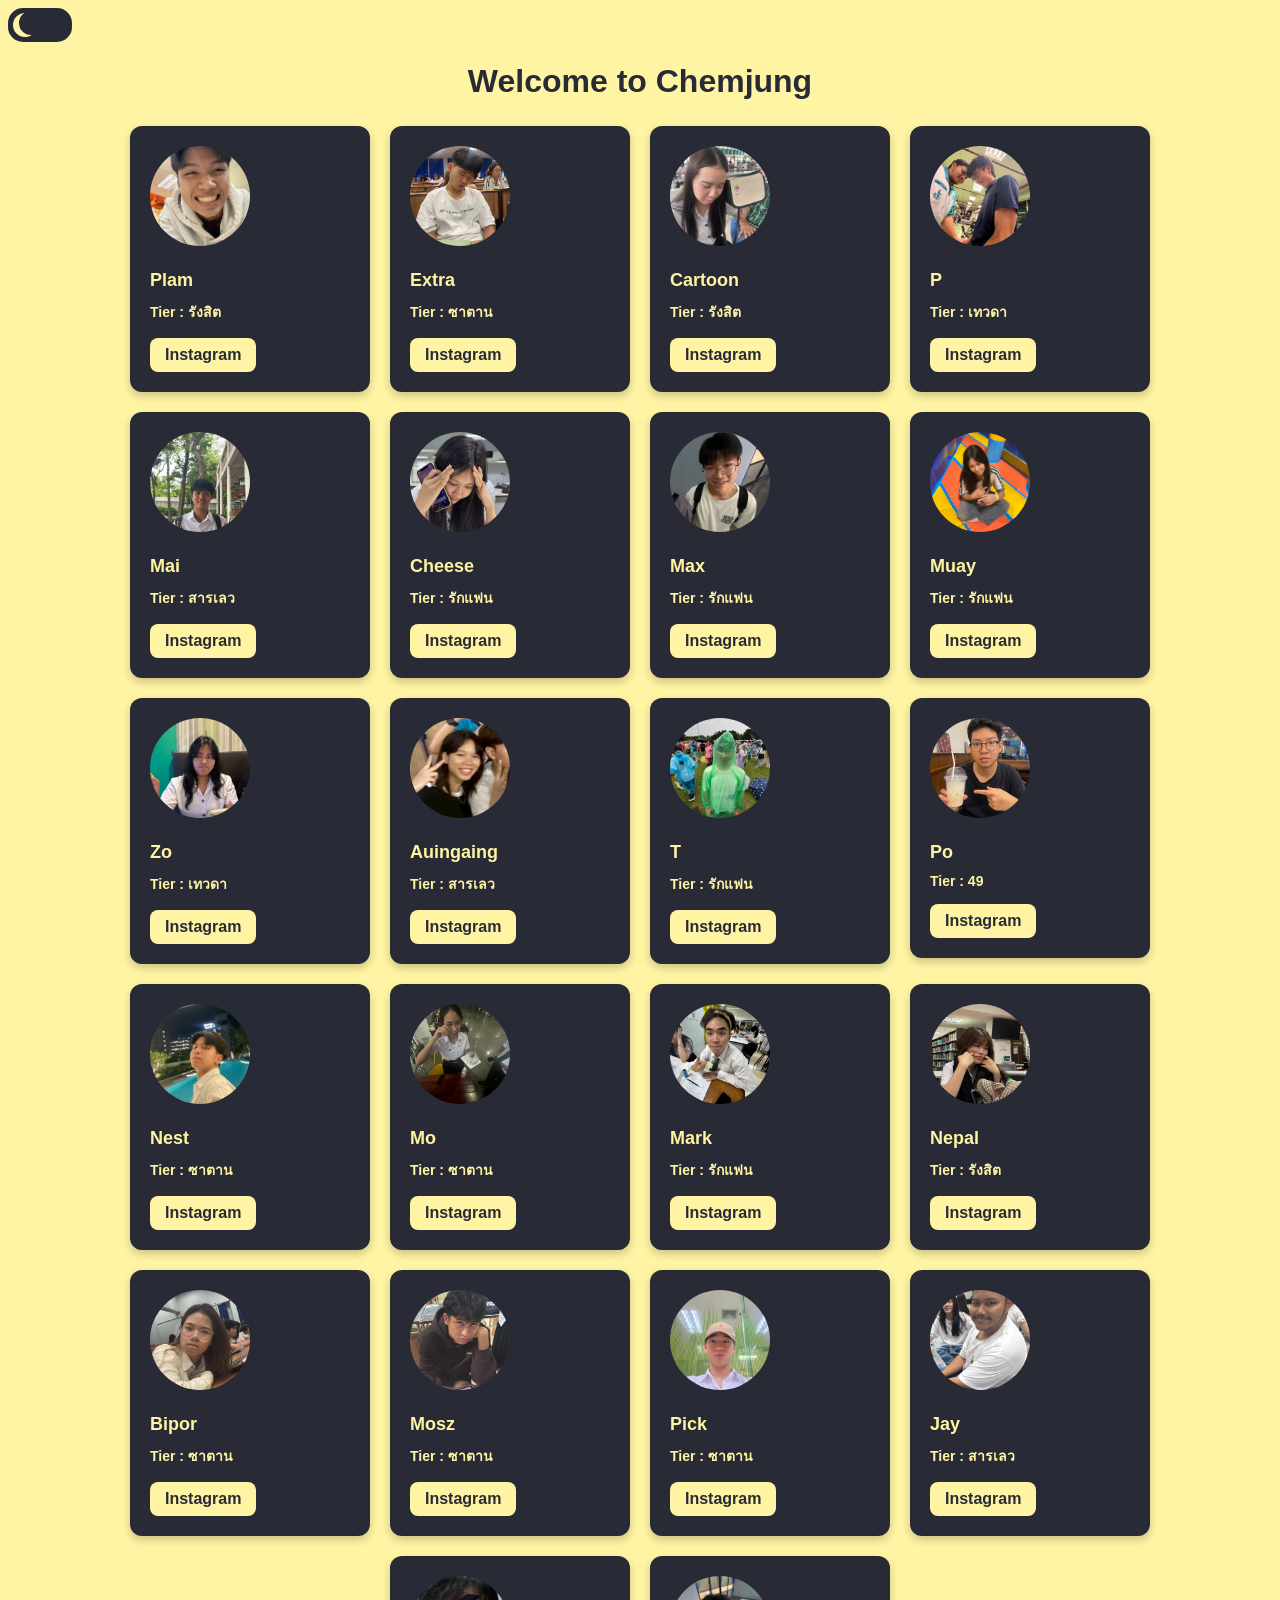
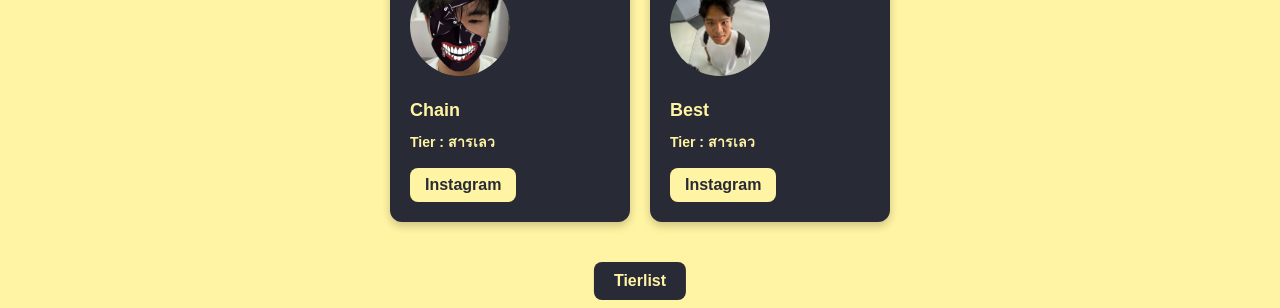
<file: index.html>
<!DOCTYPE html>
<html lang="en">
<head>
    <meta charset="UTF-8">
    <meta name="viewport" content="width=device-width, initial-scale=1.0">
    <link rel="stylesheet" href="style.css">
    <link rel="icon" href="image/ChatGPT Image 27 ก.ย. 2568 02_05_41.png" type="image/png">
    <title>Chemjung</title>
</head>
<body>
    <div class="toggle-switch">
      <label class="switch-label">
        <input type="checkbox" class="checkbox">
        <span class="slider"></span>
      </label>
    </div>  
    <h1>Welcome to Chemjung</h1>

    <div class="cards-container">

    <div class = "plam">
    <div class="card">
      <img src="image/550695722_1486906189122102_6187739204186160584_n.jpg" alt="Plam">
      <h2>Plam</h2>
      <h3>Tier : รังสิต</h3>
      <a href="https://www.instagram.com/p.plxx_s/" 
      target="_blank" 
      class="btn">
      Instagram</a>
    </div>

    </div>
    <div class = "extra">
    <div class= "card">
      <img src="image/550762666_1448495606266714_7710291736656280585_n.jpg" alt="Extra">
      <h2>Extra</h2>
      <h3>Tier : ซาตาน</h3>
      <a href="https://www.instagram.com/eeg_tarr/" 
      target="_blank" 
      class="btn">
      Instagram</a>
    </div>
    </div>

    <div class = "cartoon">
    <div class="card">
      <img src="image/552529802_1188410056444589_7235167908947075895_n.jpg" alt="Cartoon">
      <h2>Cartoon</h2>
      <h3>Tier : รังสิต</h3>
      <a href="https://www.instagram.com/silagullun/" 
      target="_blank" 
      class="btn">
      Instagram</a>
    </div>
    </div>

    <div class = "p">
    <div class="card">
      <img src="image/541953864_1845975066322380_7013487969278876199_n.jpg" alt="P">
      <h2>P</h2>
      <h3>Tier : เทวดา</h3>
      <a href="https://www.instagram.com/nachos_consumer/" 
      target="_blank" 
      class="btn">
      Instagram</a>
    </div>
    </div>

    <div class = "mai">
    <div class="card">
      <img src="image/552112524_2031519177592596_6744077515513022965_n.jpg" alt="Mai">
      <h2>Mai</h2>
      <h3>Tier : สารเลว</h3>
      <a href="https://www.instagram.com/pwtx_mz/" 
      target="_blank" 
      class="btn">
      Instagram</a>
    </div>
    </div>

    <div class = "cheese">
    <div class="card">
      <img src="image/551096772_759900466808291_1163952210546549973_n.jpg" alt="Cheese">
      <h2>Cheese</h2>
      <h3>Tier : รักแฟน</h3>
      <a href="https://www.instagram.com/cheesezukaa_/" 
      target="_blank" 
      class="btn">
      Instagram</a>
    </div>
    </div>

    <div class = "max">
    <div class="card">
      <img src="image/552234867_2378611452553322_208906095335434833_n.jpg" alt="Max">
      <h2>Max</h2>
      <h3>Tier : รักแฟน</h3>
      <a href="https://www.instagram.com/m.maxila/" 
      target="_blank" 
      class="btn">
      Instagram</a>
    </div>
    </div>

    <div class ="muay">
    <div class="card">
      <img src="image/551387882_1544155076964987_2353756142241665929_n.jpg" alt="Muay">
      <h2>Muay</h2>
      <h3>Tier : รักแฟน</h3>
      <a href="https://www.instagram.com/daisyy_tdm/" 
      target="_blank" 
      class="btn">
      Instagram</a>
    </div>
    </div>

    <div class ="zo">
    <div class="card">
      <img src="image/550805360_2264987470685904_6911339460600950288_n.jpg" alt="Zo">
      <h2>Zo</h2>
      <h3>Tier : เทวดา</h3>
      <a href="https://www.instagram.com/zo.oshn/" 
      target="_blank" 
      class="btn">
      Instagram</a>
    </div>
    </div>

    <div class = "auinging">
    <div class="card">
      <img src="image/550917205_849333614923668_3121050027956251434_n.jpg" alt="Auingaing">
      <h2>Auingaing</h2>
      <h3>Tier : สารเลว</h3>
      <a href="https://www.instagram.com/axngaix_pk/" 
      target="_blank" 
      class="btn">
      Instagram</a>
    </div>
    </div>

    <div class ="t">
    <div class="card">
      <img src="image/551121978_1310822913861028_9124318004731405958_n.jpg" alt="T">
      <h2>T</h2>
      <h3>Tier : รักแฟน</h3>
      <a href="https://www.instagram.com/t.teex._/" 
      target="_blank" 
      class="btn">
      Instagram</a>
    </div>
    </div>

    <div class ="po">
    <div class="card">
      <img src="image/536626240_772655185248749_1775698088654018768_n.jpg" alt="Po">
      <h2>Po</h2>
      <h3>Tier : 49</h3>
      <a href="https://www.instagram.com/kanpodpdp/" 
      target="_blank" 
      class="btn">
      Instagram</a>
    </div>
    </div>

    <div class = "nest">
    <div class="card">
      <img src="image/552006326_1823121211913039_6606196009635647741_n.jpg" alt="Nest">
      <h2>Nest</h2>
      <h3>Tier : ซาตาน</h3>
      <a href="https://www.instagram.com/nest_nnph/" 
      target="_blank" 
      class="btn">
      Instagram</a>
    </div>
    </div>

    <div class = "mo">
    <div class="card">
      <img src="image/551482351_1090787239480583_5502136697830411213_n.jpg" alt="Mo">
      <h2>Mo</h2>
      <h3>Tier : ซาตาน</h3>
      <a href="https://www.instagram.com/m.momo_mo/" 
      target="_blank" 
      class="btn">
      Instagram</a>
    </div>
    </div>

    <div class ="mark">
    <div class="card">
      <img src="image/552691434_1565772961054413_7889492919245873882_n.jpg" alt="Mark">
      <h2>Mark</h2>
      <h3>Tier : รักแฟน</h3>
      <a href="https://www.instagram.com/mxrk_wcp/" 
      target="_blank" 
      class="btn">
      Instagram</a>
    </div>
    </div>

    <div class = "nepal">
    <div class="card">
      <img src="image/552184372_1415749636157894_6730476767127291875_n.jpg" alt="Nepal">
      <h2>Nepal</h2>
      <h3>Tier : รังสิต</h3>
      <a href="https://www.instagram.com/n3.rvous.pxl/" 
      target="_blank" 
      class="btn">
      Instagram</a>
    </div>
    </div>

    <div class = "bipor">
    <div class="card">
      <img src="image/530611940_1099202231739772_8690202558534739678_n.jpg" alt="Bipor">
      <h2>Bipor</h2>
      <h3>Tier : ซาตาน</h3>
      <a href="https://www.instagram.com/bb_ppor/" 
      target="_blank" 
      class="btn">
      Instagram</a>
    </div>
    </div>

    <div class = "mosz">
    <div class="card">
      <img src="image/552370427_1439476194302682_3519371385184094998_n.jpg" alt="Mosz">
      <h2>Mosz</h2>
      <h3>Tier : ซาตาน</h3>
      <a href="https://www.instagram.com/nannapus/" 
      target="_blank" 
      class="btn">
      Instagram</a>
    </div>
    </div>

    <div class = "pick">
    <div class="card">
      <img src="image/552452605_1449401839681343_3258907700957952694_n.jpg" alt="Pick">
      <h2>Pick</h2>
      <h3>Tier : ซาตาน</h3>
      <a href="https://www.instagram.com/p.i.c.k.k.y/" 
      target="_blank" 
      class="btn">
      Instagram</a>
    </div>
    </div>

    <div class = "jay">
    <div class="card">
      <img src="image/551340101_4084931798491643_6823758839380399433_n.jpg" alt="Jay">
      <h2>Jay</h2>
      <h3>Tier : สารเลว</h3>
      <a href="https://www.instagram.com/im_jayjustj/" 
      target="_blank" 
      class="btn">
      Instagram</a>
    </div>
    </div>

    <div class ="chain">
    <div class="card">
      <img src="image/551222949_2000848624009225_414667180158243453_n.jpg" alt="Chain">
      <h2>Chain</h2>
      <h3>Tier : สารเลว</h3>
      <a href="https://www.instagram.com/fi1nt/" 
      target="_blank" 
      class="btn">
      Instagram</a>
    </div>
    </div>

    <div class = 'best'>
    <div class="card">
      <img src="image/552452600_1312877603812228_4672755308355190744_n.jpg" alt="Best">
      <h2>Best</h2>
      <h3>Tier : สารเลว</h3>
      <a href="https://www.instagram.com/ibestishere/" 
      target="_blank" 
      class="btn">
      Instagram</a>
    </div>
    </div>
  </div>
  <a 
  href="image/messageImage_1758471605159.jpg"
  target="_blank"
  class = "btn"
  id = "tierlist"
  >
  Tierlist
  </a>
    <script src = "script.js"></script>
</body>
</html>
</file>
<file: style.css>
body{
  background-color: #FFF4A3;
  color: #282A35;            
  font-family: Arial, sans-serif;
  flex-direction: column;
  transition: background 0.5s, color 0.5s;
}
h1{ 
  display: flex; 
  justify-content: center; /* Horizontal centering */ 
  align-items: center; /* Vertical centering */ 
  height: 5vh; /* Full viewport height */ 
}
div.button ,div.player{
  display: flex;
  justify-content: center;
  text-align: center;
  gap: 20px;
  margin-top: 20px;
}
.btn{
    display: inline-block;
    padding: 10px 20px;
    background-color: #282A35;
    color:#FFF4A3;
    text-decoration: none;
    border-radius: 8px;
    font-size: 16px;
    font-weight: bold;
    transition: background 0.3s;
}
.btn:hover{
  color:#282A35 ;
  background-color: #f9e07a;
  transition: background 0.3s, color 0.3s;
}
body.night {
  background-color: #282A35;
  color: #FFF4A3;
}

body.night .btn {
  background-color: #FFF4A3;
  color: #282A35;
}
body.night .btn:hover{
  color:#FFF4A3 ;
  background-color: #2d2e35;
  transition: background 0.3s, color 0.3s;
}
.toggle-switch {
  position: relative;
  width: 60px;   /* เล็กลงจาก 100 */
  height: 30px;  /* เล็กลงจาก 50 */
  --light: #FFF4A3;
  --dark: #282A35;
  --link: rgb(27, 129, 112);
  --link-hover: rgb(24, 94, 82);
}

.switch-label {
  position: absolute;
  width: 100%;
  height: 100%;
  background-color: var(--dark);
  border-radius: 15px;
  cursor: pointer;
  border: 2px solid var(--dark);
}

.checkbox {
  position: absolute;
  display: none;
}

.slider {
  position: absolute;
  width: 100%;
  height: 100%;
  border-radius: 15px;
  transition: 0.3s;
}

.checkbox:checked ~ .slider {
  background-color: var(--light);
}

.slider::before {
  content: "";
  position: absolute;
  top: 3px;
  left: 3px;
  width: 24px;
  height: 24px;
  border-radius: 50%;
  background-color: var(--dark);
  box-shadow: inset 6px -2px 0px 0px var(--light);
  transition: 0.3s;
}

.checkbox:checked ~ .slider::before {
  transform: translateX(30px);
  background-color: var(--dark);
  box-shadow: none;
}

.cards-container {
  display: flex;
  justify-content: center;
  flex-wrap: wrap;
  gap: 20px;
  padding: 0 20px 40px 20px;
}
.card {
  background-color: #282A35;
  color: #FFF4A3;
  width: 200px;
  border-radius: 12px;
  padding: 20px;
  box-shadow: 0 4px 8px rgba(0,0,0,0.2);
  transition: background 0.5s, color 0.5s;
}
.card img {
  width: 100px;
  height: 100px;
  border-radius: 50%;
  object-fit: cover;
  margin-bottom: 10px;
}
.card h2 {
  text-decoration: none;
  margin: 10px 0;
  font-size: 18px;
}
.card h3{
  text-decoration: none;
  margin: 5px 0;
  font-size: 14px;
}
.card a.btn {
  display: inline-block;
  margin-top: 10px;
  padding: 8px 15px;
  background-color: #FFF4A3;
  color: #282A35;
  text-decoration: none;
  border-radius: 8px;
  font-weight: bold;
  transition: background 0.3s, color 0.3s;
}
.card:hover{
  cursor: pointer;
  color:#282A35 ;
  background-color: #f9e07a;
  transition: background 0.3s, color 0.3s;
}
.card:hover a.btn{
  color:#FFF4A3 ;
  background-color: #282A35;
  transition: background 0.3s, color 0.3s;
}
body.night .card:hover a.btn{
  color:#282A35 ;
  background-color: #FFF4A3;
  transition: background 0.3s, color 0.3s;
}
.card a.btn:hover {
  color:#282A35;
  background-color: #e0c150;
}
body.night .card a.btn{
  background-color: #282A35;
  color: #FFF4A3;
}
body.night .card{
  background-color: #FFF4A3;
  color: #282A35;
}
body.night .card:hover{
  color:#FFF4A3 ;
  background-color: #2d2e35;
  transition: background 0.3s, color 0.3s;
}
body.night .card a.btn:hover{
  background-color: #282A35;
  color:#FFF4A3;
}
#tierlist {
  padding: 10px 20px;
  font-weight: bold;
  border-radius: 8px;
  margin-left: 50%;
  transform: translateX(-50%);
}
</file>
